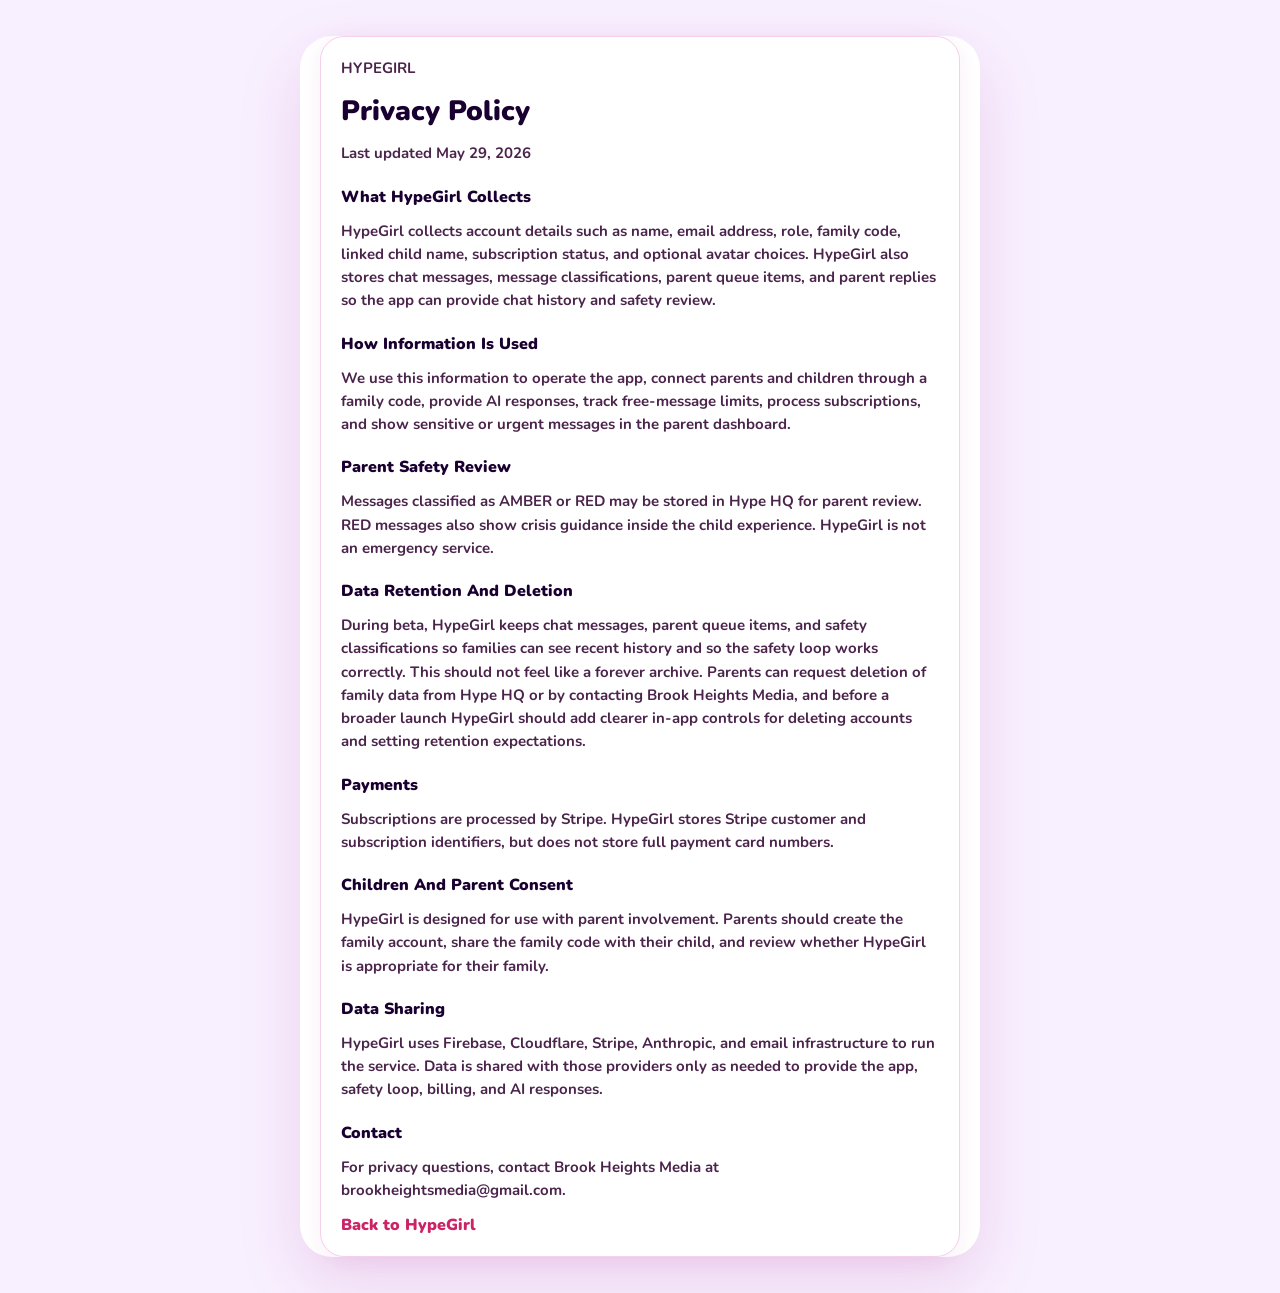
<file: privacy.html>
<!DOCTYPE html>
<html lang="en">
<head>
  <meta charset="UTF-8">
  <meta name="viewport" content="width=device-width, initial-scale=1.0">
  <title>HypeGirl Privacy Policy</title>
  <link rel="preconnect" href="https://fonts.googleapis.com">
  <link rel="preconnect" href="https://fonts.gstatic.com" crossorigin>
  <link href="https://fonts.googleapis.com/css2?family=Nunito:wght@400;600;700;800;900&display=swap" rel="stylesheet">
  <link rel="stylesheet" href="./styles.css">
</head>
<body class="document-body">
  <main class="document-page">
    <section class="auth-card policy-card">
      <p class="policy-kicker">HypeGirl</p>
      <h1>Privacy Policy</h1>
      <p class="policy-date">Last updated May 29, 2026</p>

      <h2>What HypeGirl Collects</h2>
      <p>HypeGirl collects account details such as name, email address, role, family code, linked child name, subscription status, and optional avatar choices. HypeGirl also stores chat messages, message classifications, parent queue items, and parent replies so the app can provide chat history and safety review.</p>

      <h2>How Information Is Used</h2>
      <p>We use this information to operate the app, connect parents and children through a family code, provide AI responses, track free-message limits, process subscriptions, and show sensitive or urgent messages in the parent dashboard.</p>

      <h2>Parent Safety Review</h2>
      <p>Messages classified as AMBER or RED may be stored in Hype HQ for parent review. RED messages also show crisis guidance inside the child experience. HypeGirl is not an emergency service.</p>

      <h2>Data Retention And Deletion</h2>
      <p>During beta, HypeGirl keeps chat messages, parent queue items, and safety classifications so families can see recent history and so the safety loop works correctly. This should not feel like a forever archive. Parents can request deletion of family data from Hype HQ or by contacting Brook Heights Media, and before a broader launch HypeGirl should add clearer in-app controls for deleting accounts and setting retention expectations.</p>

      <h2>Payments</h2>
      <p>Subscriptions are processed by Stripe. HypeGirl stores Stripe customer and subscription identifiers, but does not store full payment card numbers.</p>

      <h2>Children And Parent Consent</h2>
      <p>HypeGirl is designed for use with parent involvement. Parents should create the family account, share the family code with their child, and review whether HypeGirl is appropriate for their family.</p>

      <h2>Data Sharing</h2>
      <p>HypeGirl uses Firebase, Cloudflare, Stripe, Anthropic, and email infrastructure to run the service. Data is shared with those providers only as needed to provide the app, safety loop, billing, and AI responses.</p>

      <h2>Contact</h2>
      <p>For privacy questions, contact Brook Heights Media at brookheightsmedia@gmail.com.</p>

      <a class="text-button" href="./index.html">Back to HypeGirl</a>
    </section>
  </main>
</body>
</html>
</file>
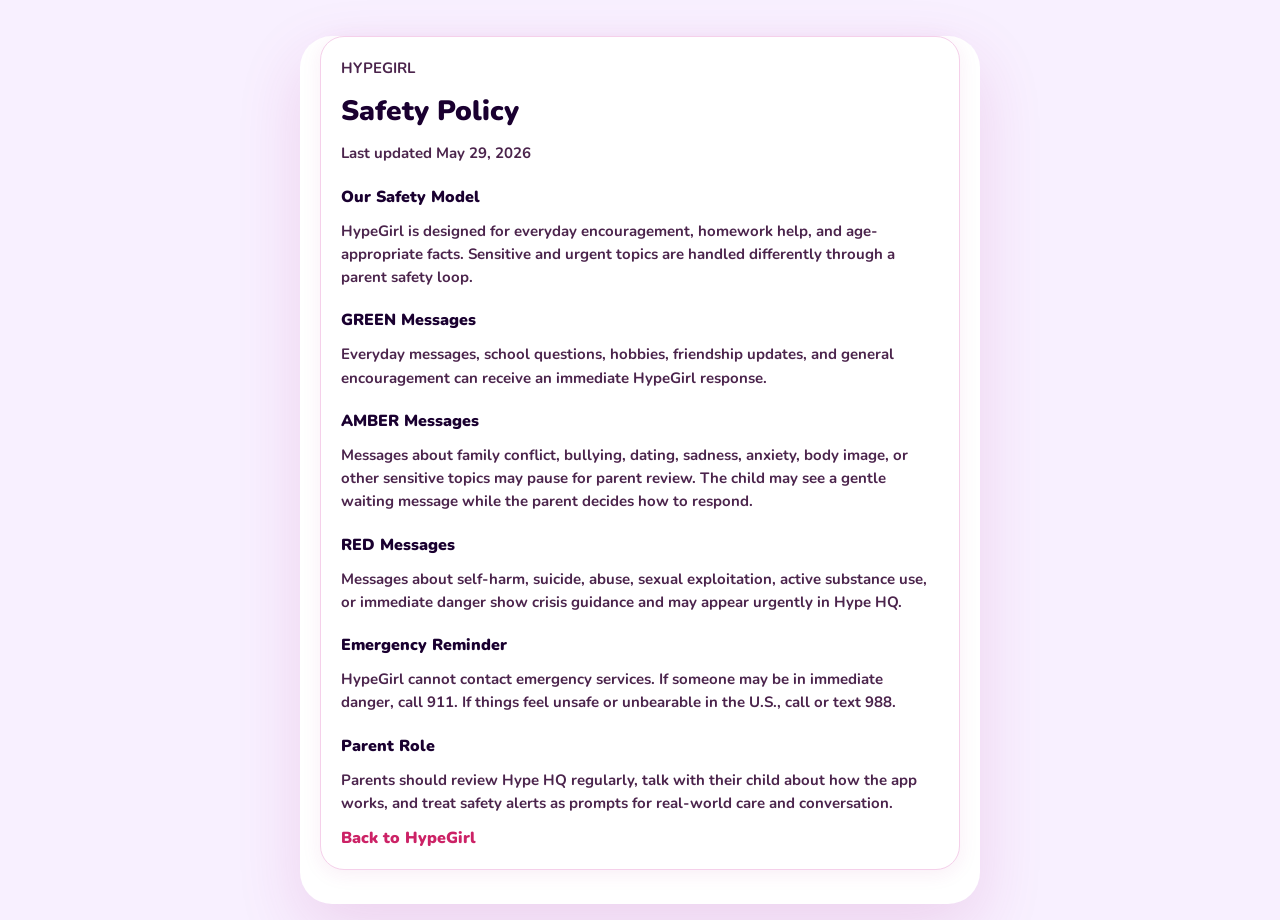
<file: safety.html>
<!DOCTYPE html>
<html lang="en">
<head>
  <meta charset="UTF-8">
  <meta name="viewport" content="width=device-width, initial-scale=1.0">
  <title>HypeGirl Safety</title>
  <link rel="preconnect" href="https://fonts.googleapis.com">
  <link rel="preconnect" href="https://fonts.gstatic.com" crossorigin>
  <link href="https://fonts.googleapis.com/css2?family=Nunito:wght@400;600;700;800;900&display=swap" rel="stylesheet">
  <link rel="stylesheet" href="./styles.css">
</head>
<body class="document-body">
  <main class="document-page">
    <section class="auth-card policy-card">
      <p class="policy-kicker">HypeGirl</p>
      <h1>Safety Policy</h1>
      <p class="policy-date">Last updated May 29, 2026</p>

      <h2>Our Safety Model</h2>
      <p>HypeGirl is designed for everyday encouragement, homework help, and age-appropriate facts. Sensitive and urgent topics are handled differently through a parent safety loop.</p>

      <h2>GREEN Messages</h2>
      <p>Everyday messages, school questions, hobbies, friendship updates, and general encouragement can receive an immediate HypeGirl response.</p>

      <h2>AMBER Messages</h2>
      <p>Messages about family conflict, bullying, dating, sadness, anxiety, body image, or other sensitive topics may pause for parent review. The child may see a gentle waiting message while the parent decides how to respond.</p>

      <h2>RED Messages</h2>
      <p>Messages about self-harm, suicide, abuse, sexual exploitation, active substance use, or immediate danger show crisis guidance and may appear urgently in Hype HQ.</p>

      <h2>Emergency Reminder</h2>
      <p>HypeGirl cannot contact emergency services. If someone may be in immediate danger, call 911. If things feel unsafe or unbearable in the U.S., call or text 988.</p>

      <h2>Parent Role</h2>
      <p>Parents should review Hype HQ regularly, talk with their child about how the app works, and treat safety alerts as prompts for real-world care and conversation.</p>

      <a class="text-button" href="./index.html">Back to HypeGirl</a>
    </section>
  </main>
</body>
</html>
</file>
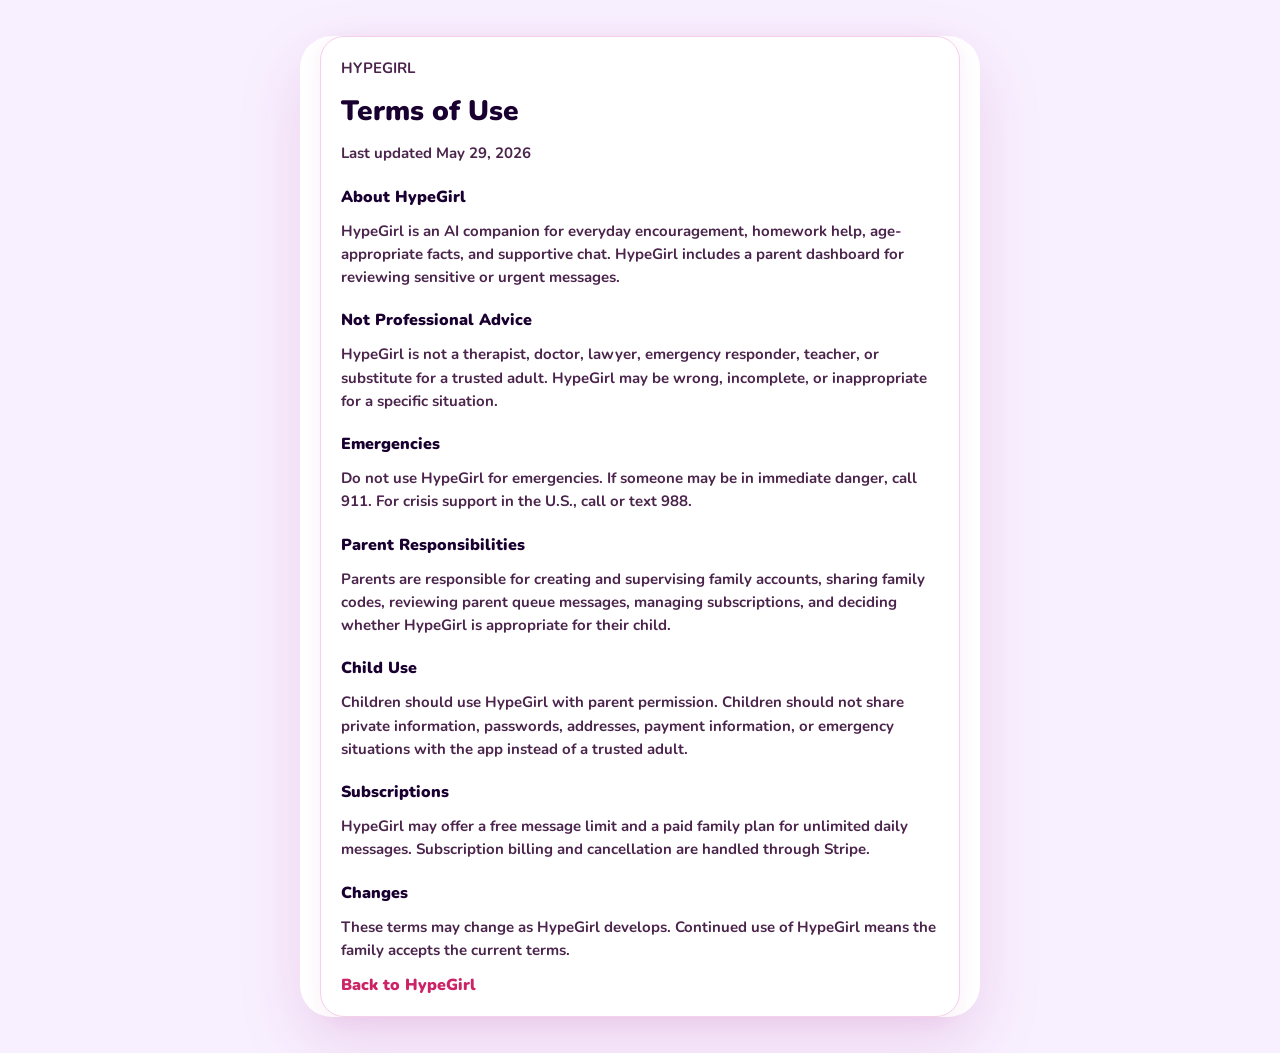
<file: terms.html>
<!DOCTYPE html>
<html lang="en">
<head>
  <meta charset="UTF-8">
  <meta name="viewport" content="width=device-width, initial-scale=1.0">
  <title>HypeGirl Terms</title>
  <link rel="preconnect" href="https://fonts.googleapis.com">
  <link rel="preconnect" href="https://fonts.gstatic.com" crossorigin>
  <link href="https://fonts.googleapis.com/css2?family=Nunito:wght@400;600;700;800;900&display=swap" rel="stylesheet">
  <link rel="stylesheet" href="./styles.css">
</head>
<body class="document-body">
  <main class="document-page">
    <section class="auth-card policy-card">
      <p class="policy-kicker">HypeGirl</p>
      <h1>Terms of Use</h1>
      <p class="policy-date">Last updated May 29, 2026</p>

      <h2>About HypeGirl</h2>
      <p>HypeGirl is an AI companion for everyday encouragement, homework help, age-appropriate facts, and supportive chat. HypeGirl includes a parent dashboard for reviewing sensitive or urgent messages.</p>

      <h2>Not Professional Advice</h2>
      <p>HypeGirl is not a therapist, doctor, lawyer, emergency responder, teacher, or substitute for a trusted adult. HypeGirl may be wrong, incomplete, or inappropriate for a specific situation.</p>

      <h2>Emergencies</h2>
      <p>Do not use HypeGirl for emergencies. If someone may be in immediate danger, call 911. For crisis support in the U.S., call or text 988.</p>

      <h2>Parent Responsibilities</h2>
      <p>Parents are responsible for creating and supervising family accounts, sharing family codes, reviewing parent queue messages, managing subscriptions, and deciding whether HypeGirl is appropriate for their child.</p>

      <h2>Child Use</h2>
      <p>Children should use HypeGirl with parent permission. Children should not share private information, passwords, addresses, payment information, or emergency situations with the app instead of a trusted adult.</p>

      <h2>Subscriptions</h2>
      <p>HypeGirl may offer a free message limit and a paid family plan for unlimited daily messages. Subscription billing and cancellation are handled through Stripe.</p>

      <h2>Changes</h2>
      <p>These terms may change as HypeGirl develops. Continued use of HypeGirl means the family accepts the current terms.</p>

      <a class="text-button" href="./index.html">Back to HypeGirl</a>
    </section>
  </main>
</body>
</html>
</file>
<file: styles.css>
* {
  box-sizing: border-box;
}

body {
  margin: 0;
  min-height: 100vh;
  display: flex;
  align-items: center;
  justify-content: center;
  padding: 16px;
  background: #f8f0ff;
  color: #1a0030;
  font-family: "Nunito", Arial, sans-serif;
}

body.document-body {
  display: block;
  overflow-y: auto;
}

button,
input,
textarea,
select {
  font: inherit;
}

button {
  cursor: pointer;
}

#app {
  position: relative;
  width: 100%;
  max-width: 430px;
  height: 92vh;
  max-height: 840px;
  overflow: hidden;
  display: flex;
  flex-direction: column;
  background: #fff;
  border-radius: 32px;
  box-shadow: 0 24px 64px rgba(180, 40, 140, 0.15);
}

.screen {
  flex: 1;
  min-height: 0;
  display: flex;
  flex-direction: column;
}

.hidden {
  display: none !important;
}

.hero {
  position: relative;
  overflow: hidden;
  flex-shrink: 0;
  display: flex;
  flex-direction: column;
  align-items: center;
  gap: 6px;
  padding: 32px 24px 28px;
  color: #fff;
  background: linear-gradient(135deg, #ff3d8a 0%, #e040d0 44%, #5fd0c8 100%);
}

.hero-dots {
  position: absolute;
  inset: 0 0 0 auto;
  width: 62%;
  background-image: radial-gradient(circle, rgba(255,255,255,.25) 1.5px, transparent 1.5px);
  background-size: 12px 12px;
}

.hero > *:not(.hero-dots) {
  position: relative;
}

.app-icon {
  width: 70px;
  height: 70px;
  display: grid;
  place-items: center;
  border-radius: 20px;
  border: 3px solid rgba(255,255,255,.42);
  background: rgba(26,0,48,.18);
  font-size: 22px;
  font-weight: 900;
  box-shadow: 0 8px 24px rgba(0,0,0,.18);
}

.hero h1 {
  margin: 4px 0 0;
  font-size: 28px;
  line-height: 1;
  font-weight: 900;
}

.hero p,
.consent-copy {
  margin: 0;
  font-size: 13px;
  font-weight: 700;
  text-align: center;
}

.auth-screen {
  overflow-y: auto;
  background: #fff8fc;
}

.landing {
  display: flex;
  flex-direction: column;
  gap: 16px;
  padding: 28px 20px 18px;
  background: #fff8fc;
}

.landing-topline {
  color: #ff3d8a;
  font-size: 12px;
  font-weight: 900;
  text-transform: uppercase;
}

.landing h1 {
  margin: 0;
  color: #1a0030;
  font-size: clamp(28px, 8vw, 38px);
  line-height: 1.04;
  font-weight: 900;
}

.landing-copy {
  margin: 0;
  color: #4b244c;
  font-size: 15px;
  font-weight: 800;
  line-height: 1.45;
}

.landing-preview {
  display: flex;
  flex-direction: column;
  gap: 10px;
  padding: 14px;
  border: 1.5px solid #f0d0e8;
  border-radius: 24px;
  background: #fff;
  box-shadow: 0 10px 30px rgba(180,40,140,.09);
}

.preview-header {
  display: flex;
  align-items: center;
  gap: 10px;
}

.preview-avatar {
  width: 38px;
  height: 38px;
  display: grid;
  place-items: center;
  border-radius: 50%;
  background: #ff3d8a;
  color: #fff;
  font-size: 13px;
  font-weight: 900;
}

.preview-header strong,
.preview-header small {
  display: block;
}

.preview-header strong {
  color: #1a0030;
  font-size: 15px;
  font-weight: 900;
}

.preview-header small {
  color: #22a56c;
  font-size: 12px;
  font-weight: 900;
}

.preview-bubble {
  max-width: 88%;
  padding: 10px 13px;
  border-radius: 18px;
  color: #fff;
  font-size: 13px;
  font-weight: 900;
  line-height: 1.4;
}

.child-preview {
  align-self: flex-end;
  background: #8b4ecb;
  border-bottom-right-radius: 4px;
}

.hype-preview {
  align-self: flex-start;
  background: #ff5b9b;
  border-bottom-left-radius: 4px;
}

.landing-points {
  display: grid;
  gap: 8px;
}

.landing-points div {
  padding: 12px;
  border: 1.5px solid #f0d0e8;
  border-radius: 16px;
  background: #fff;
}

.landing-points strong,
.landing-points span {
  display: block;
}

.landing-points strong {
  color: #1a0030;
  font-size: 13px;
  font-weight: 900;
}

.landing-points span {
  margin-top: 2px;
  color: #7c557d;
  font-size: 12px;
  font-weight: 800;
  line-height: 1.35;
}

.landing-actions {
  display: flex;
  flex-direction: column;
  gap: 10px;
}

.landing-form {
  scroll-margin-top: 14px;
}

.auth-card {
  margin: 20px;
  padding: 20px;
  display: flex;
  flex-direction: column;
  gap: 14px;
  background: #fff;
  border: 1.5px solid #f5d0ea;
  border-radius: 24px;
  box-shadow: 0 4px 20px rgba(180,40,140,.08);
}

.role-tabs {
  display: flex;
  gap: 8px;
}

.role-tab {
  flex: 1;
  min-height: 42px;
  border: 2px solid #f0c0de;
  border-radius: 999px;
  background: #fff5fb;
  color: #cc2266;
  font-weight: 900;
}

.role-tab.active {
  border-color: transparent;
  color: #fff;
  background: linear-gradient(135deg, #ff3d8a, #e040d0);
}

.field {
  display: flex;
  flex-direction: column;
  gap: 6px;
  font-size: 13px;
  font-weight: 900;
}

.field.compact {
  flex: 1;
}

.field input,
.field textarea,
.parent-tools select,
.message-form input {
  width: 100%;
  border: 1.5px solid #f0d0e8;
  border-radius: 18px;
  padding: 12px 14px;
  outline: none;
  color: #1a0030;
  background: #fff;
  font-weight: 700;
}

.field input:focus,
.field textarea:focus,
.parent-tools select:focus,
.message-form input:focus {
  border-color: #ff3d8a;
  box-shadow: 0 0 0 3px rgba(255,61,138,.09);
}

.primary-button,
.secondary-button {
  width: 100%;
  min-height: 46px;
  border: 0;
  border-radius: 999px;
  color: #fff;
  background: linear-gradient(135deg, #ff3d8a, #e040d0);
  font-weight: 900;
  box-shadow: 0 6px 20px rgba(224,64,208,.34);
}

.secondary-button {
  border: 1.5px solid #b7e8df;
  color: #0b6f68;
  background: #e8fbf6;
  box-shadow: none;
}

.text-button,
.icon-text-button {
  border: 0;
  background: transparent;
  color: #cc2266;
  font-weight: 900;
}

.text-button.subtle {
  color: #8f6a94;
  font-size: 12px;
}

.danger {
  color: #b91c1c;
}

.error {
  display: none;
  padding: 9px 12px;
  border-radius: 14px;
  background: #fff0f5;
  color: #b91c5c;
  font-size: 12px;
  font-weight: 800;
  text-align: center;
}

.error.show {
  display: block;
}

.success-pill {
  padding: 9px 12px;
  border-radius: 14px;
  background: #e8fbf6;
  color: #0b6f68;
  font-size: 12px;
  font-weight: 900;
  text-align: center;
}

.consent-copy {
  padding: 0 28px 24px;
  color: #8f6a94;
  line-height: 1.5;
}

.consent-copy a,
.document-page a {
  color: #cc2266;
  font-weight: 900;
  text-decoration: none;
}

.document-page {
  width: 100%;
  max-width: 680px;
  height: auto;
  min-height: calc(100vh - 32px);
  max-height: none;
  margin: 0 auto;
  overflow: visible;
  display: block;
  background: #fff;
  border-radius: 32px;
  box-shadow: 0 24px 64px rgba(180, 40, 140, 0.15);
}

.document-page h1 {
  margin: 0;
  font-size: 28px;
  font-weight: 900;
}

.document-page p {
  margin: 0;
  color: #4b244c;
  font-size: 15px;
  font-weight: 700;
  line-height: 1.55;
}

.policy-card {
  gap: 12px;
  height: auto;
  min-height: 100%;
}

.policy-kicker,
.policy-date {
  margin: 0;
  color: #ff3d8a;
  font-size: 12px;
  font-weight: 900;
  text-transform: uppercase;
}

.policy-date {
  color: #8f6a94;
  text-transform: none;
}

.policy-card h2 {
  margin: 8px 0 0;
  color: #1a0030;
  font-size: 16px;
  font-weight: 900;
}

.chat-header,
.parent-header {
  flex-shrink: 0;
  display: flex;
  align-items: center;
  gap: 12px;
  padding: 12px 16px;
  border-bottom: 1px solid #f0e8f8;
  background: #fff;
}

.avatar-button {
  position: relative;
  width: 48px;
  height: 48px;
  flex-shrink: 0;
  display: grid;
  place-items: center;
  border: 2px solid #ffb3d9;
  border-radius: 50%;
  overflow: hidden;
  background: linear-gradient(135deg, #ff3d8a, #e040d0);
  color: #fff;
  font-weight: 900;
}

.avatar-button img,
.typing img,
.message-avatar img {
  width: 100%;
  height: 100%;
  object-fit: cover;
}

.online-dot {
  position: absolute;
  right: 1px;
  bottom: 1px;
  width: 12px;
  height: 12px;
  border: 2px solid #fff;
  border-radius: 50%;
  background: #22c55e;
}

.header-copy {
  flex: 1;
  min-width: 0;
}

.header-copy h1,
.parent-header h1 {
  margin: 0;
  font-size: 17px;
  font-weight: 900;
}

.header-copy p,
.parent-header span,
.parent-header p {
  margin: 0;
  color: #22a56c;
  font-size: 12px;
  font-weight: 800;
}

.usage-meter {
  flex-shrink: 0;
  display: flex;
  align-items: center;
  gap: 10px;
  padding: 9px 16px;
  background: #f8f0ff;
  border-bottom: 1px solid #f0d8f8;
  color: #8b4ecb;
  font-size: 12px;
  font-weight: 900;
}

.review-status {
  flex-shrink: 0;
  display: flex;
  flex-direction: column;
  gap: 2px;
  padding: 9px 16px;
  border-bottom: 1px solid #f0d8f8;
  background: #eefbf8;
  color: #0b6f68;
  font-size: 12px;
  font-weight: 800;
  line-height: 1.35;
}

.review-status.review {
  background: #eefbf8;
  color: #0b6f68;
}

.review-status.urgent {
  background: #fff1f2;
  color: #b91c1c;
}

.review-status strong {
  font-size: 12px;
  font-weight: 900;
}

.upgrade-prompt {
  flex-shrink: 0;
  display: flex;
  flex-direction: column;
  gap: 3px;
  padding: 10px 16px;
  border-top: 2px solid #ff3d8a;
  border-bottom: 1px solid #f8c4df;
  background: #fff4fa;
  color: #b41357;
  font-size: 12px;
  font-weight: 800;
  line-height: 1.35;
  text-align: center;
}

.upgrade-prompt strong {
  color: #9f1239;
  font-size: 12px;
  font-weight: 900;
}

.usage-track {
  flex: 1;
  height: 5px;
  overflow: hidden;
  border-radius: 999px;
  background: #ead9f8;
}

#usage-fill {
  display: block;
  width: 0;
  height: 100%;
  border-radius: inherit;
  background: linear-gradient(90deg, #ff3d8a, #16b8a6);
}

.messages {
  flex: 1;
  min-height: 0;
  overflow-y: auto;
  display: flex;
  flex-direction: column;
  gap: 10px;
  padding: 14px;
  background: #faf5ff;
}

.message {
  max-width: 82%;
  display: flex;
  flex-direction: column;
  gap: 3px;
}

.message.child {
  align-self: flex-end;
  align-items: flex-end;
}

.message.hype,
.message.stall {
  align-self: flex-start;
  align-items: flex-start;
}

.message-row {
  display: flex;
  align-items: flex-end;
  gap: 8px;
}

.message-avatar {
  width: 28px;
  height: 28px;
  flex-shrink: 0;
  display: grid;
  place-items: center;
  overflow: hidden;
  border-radius: 50%;
  border: 1.5px solid #ffb3d9;
  background: linear-gradient(135deg, #ff3d8a, #e040d0);
  color: #fff;
  font-size: 11px;
  font-weight: 900;
}

.bubble {
  padding: 11px 15px;
  border-radius: 20px;
  font-size: 14px;
  line-height: 1.55;
  font-weight: 700;
  white-space: pre-wrap;
}

.child .bubble {
  color: #fff;
  background: linear-gradient(135deg, #7e4de8, #c840ff);
  border-bottom-right-radius: 4px;
}

.hype .bubble {
  color: #fff;
  background: linear-gradient(135deg, #ff3d8a, #ff70aa);
  border-bottom-left-radius: 4px;
}

.stall .bubble {
  color: #fff;
  background: linear-gradient(135deg, #ff9900, #ffc13d);
  border-bottom-left-radius: 4px;
}

.message-time {
  padding: 0 4px;
  color: #a889b9;
  font-size: 10px;
  font-weight: 700;
}

.typing {
  flex-shrink: 0;
  display: flex;
  align-items: center;
  gap: 8px;
  padding: 8px 14px;
  background: #faf5ff;
}

#typing-avatar {
  width: 28px;
  height: 28px;
  display: grid;
  place-items: center;
  overflow: hidden;
  border-radius: 50%;
  background: linear-gradient(135deg, #ff3d8a, #e040d0);
  color: #fff;
  font-size: 11px;
  font-weight: 900;
}

.typing-bubble {
  display: flex;
  gap: 5px;
  padding: 11px 15px;
  border-radius: 20px;
  border-bottom-left-radius: 4px;
  background: linear-gradient(135deg, #ff3d8a, #ff70aa);
}

.typing-bubble i {
  width: 7px;
  height: 7px;
  border-radius: 50%;
  background: rgba(255,255,255,.9);
  animation: bounce 1.4s infinite ease-in-out;
}

.typing-bubble i:nth-child(2) {
  animation-delay: .2s;
}

.typing-bubble i:nth-child(3) {
  animation-delay: .4s;
}

@keyframes bounce {
  0%, 60%, 100% { transform: translateY(0); }
  30% { transform: translateY(-7px); }
}

.safety-banner {
  flex-shrink: 0;
  padding: 10px 16px;
  border-top: 2px solid #ef4444;
  color: #b91c1c;
  background: #fff1f2;
  font-size: 12px;
  font-weight: 900;
  line-height: 1.4;
  text-align: center;
}

.bar-error {
  border-radius: 0;
}

.quick-actions {
  flex-shrink: 0;
  display: flex;
  gap: 6px;
  padding: 9px 12px;
  border-top: 1px solid #f0e4f8;
  background: #fff;
}

.quick-actions button {
  flex: 1;
  min-height: 34px;
  border: 1.5px solid #f0c0de;
  border-radius: 999px;
  background: #fff5fb;
  color: #d92b76;
  font-size: 12px;
  font-weight: 900;
}

.message-form {
  flex-shrink: 0;
  display: flex;
  gap: 8px;
  padding: 10px 12px 12px;
  border-top: 1px solid #f0e4f8;
  background: #fff;
}

.message-form input {
  min-width: 0;
  flex: 1;
  border-radius: 999px;
  background: #fdf8ff;
}

.message-form button {
  width: 64px;
  border: 0;
  border-radius: 999px;
  color: #fff;
  background: linear-gradient(135deg, #ff3d8a, #e040d0);
  font-weight: 900;
}

.message-form button:disabled,
.primary-button:disabled,
.secondary-button:disabled {
  opacity: .55;
  cursor: wait;
}

.parent-header {
  justify-content: space-between;
}

.parent-header-actions {
  flex: 0 0 auto;
  display: flex;
  align-items: center;
  gap: 8px;
}

.parent-header > div {
  min-width: 0;
}

.parent-header p {
  color: #ff3d8a;
}

.parent-tools {
  display: flex;
  align-items: end;
  gap: 10px;
  padding: 12px 14px;
  border-bottom: 1px solid #f0e4f8;
  background: #fff;
}

.parent-summary {
  flex-shrink: 0;
  display: grid;
  grid-template-columns: repeat(3, 1fr);
  gap: 8px;
  padding: 0 14px 12px;
  background: #fff;
  border-bottom: 1px solid #f0e4f8;
}

.parent-summary div {
  min-width: 0;
  padding: 10px;
  border: 1.5px solid #f0d0e8;
  border-radius: 14px;
  background: #fff8fc;
}

.parent-summary span {
  display: block;
  color: #a77fa6;
  font-size: 10px;
  font-weight: 900;
  text-transform: uppercase;
}

.parent-summary strong {
  display: block;
  margin-top: 4px;
  color: #1a0030;
  font-size: 12px;
  font-weight: 900;
  line-height: 1.25;
}

.onboarding-card {
  flex-shrink: 0;
  padding: 12px 14px;
  border-bottom: 1px solid #f0e4f8;
  background: #fdf7fb;
}

.onboarding-card > span {
  display: block;
  margin-bottom: 8px;
  color: #ff3d8a;
  font-size: 10px;
  font-weight: 900;
  text-transform: uppercase;
}

.onboarding-card ol {
  margin: 0;
  padding: 0;
  display: grid;
  gap: 8px;
  list-style: none;
  counter-reset: steps;
}

.onboarding-card li {
  position: relative;
  min-height: 36px;
  padding-left: 34px;
  color: #1a0030;
}

.onboarding-card li::before {
  counter-increment: steps;
  content: counter(steps);
  position: absolute;
  left: 0;
  top: 1px;
  width: 24px;
  height: 24px;
  display: grid;
  place-items: center;
  border-radius: 50%;
  background: #e8fbf6;
  color: #0b6f68;
  font-size: 12px;
  font-weight: 900;
}

.onboarding-card strong,
.onboarding-card small {
  display: block;
}

.onboarding-card strong {
  font-size: 12px;
  font-weight: 900;
}

.onboarding-card small {
  color: #7c557d;
  font-size: 11px;
  font-weight: 800;
  line-height: 1.25;
}

.upgrade-card {
  flex-shrink: 0;
  display: flex;
  align-items: center;
  gap: 12px;
  padding: 12px 14px;
  border-bottom: 1px solid #f0e4f8;
  background: #fff8fc;
}

.upgrade-card div {
  flex: 1;
  min-width: 0;
}

.upgrade-card span {
  color: #ff3d8a;
  font-size: 10px;
  font-weight: 900;
  text-transform: uppercase;
}

.upgrade-card strong {
  display: block;
  margin-top: 2px;
  color: #1a0030;
  font-size: 13px;
  font-weight: 900;
}

.upgrade-card p {
  margin: 3px 0 0;
  color: #7c557d;
  font-size: 11px;
  font-weight: 800;
  line-height: 1.35;
}

.upgrade-card button {
  min-height: 40px;
  padding-inline: 18px;
}

.parent-tools select {
  width: 130px;
  min-height: 44px;
}

#copy-family-code {
  min-height: 44px;
  align-self: end;
}

.queue {
  flex: 1;
  min-height: 0;
  overflow-y: auto;
  display: flex;
  flex-direction: column;
  gap: 12px;
  padding: 14px;
  background: #faf5ff;
}

.empty-state {
  padding: 48px 12px;
  color: #b36b9c;
  font-weight: 900;
  line-height: 1.6;
  text-align: center;
}

.queue-card,
.review-card,
.context-card,
.tip-card,
.preview-card {
  border: 1.5px solid #f0e0f8;
  border-radius: 18px;
  background: #fff;
  box-shadow: 0 2px 12px rgba(155,89,247,.06);
}

.queue-card {
  display: flex;
  flex-direction: column;
  gap: 10px;
  padding: 14px;
}

.queue-card.red {
  border-color: #ffb0b0;
  background: #fff8f8;
}

.queue-top,
.queue-bottom,
.review-card-top {
  display: flex;
  align-items: center;
  gap: 10px;
}

.queue-bottom {
  justify-content: space-between;
}

.initial {
  width: 36px;
  height: 36px;
  flex-shrink: 0;
  display: grid;
  place-items: center;
  border-radius: 50%;
  background: linear-gradient(135deg, #f0d0ff, #d4f6ee);
  color: #cc2266;
  font-weight: 900;
}

.queue-title {
  flex: 1;
  min-width: 0;
}

.queue-title h3,
.review-card h3 {
  margin: 0;
  font-size: 14px;
  font-weight: 900;
}

.queue-title p,
.review-card p,
.queue-time {
  margin: 0;
  color: #a77fa6;
  font-size: 11px;
  font-weight: 800;
}

.badge {
  padding: 4px 9px;
  border-radius: 999px;
  color: #fff;
  font-size: 11px;
  font-weight: 900;
}

.badge.red,
#review-badge.red {
  background: linear-gradient(135deg, #ef4444, #fb7185);
}

.badge.amber,
#review-badge.amber {
  background: linear-gradient(135deg, #f59e0b, #facc15);
}

.queue-message,
#review-message {
  margin: 0;
  color: #440022;
  font-size: 13px;
  font-weight: 700;
  line-height: 1.55;
  white-space: pre-wrap;
}

.queue-actions {
  display: flex;
  gap: 7px;
}

.small-button {
  border: 1.5px solid #e0c8f8;
  border-radius: 999px;
  padding: 7px 12px;
  background: #f5e8ff;
  color: #8b4ecb;
  font-size: 12px;
  font-weight: 900;
}

.small-button.primary {
  border-color: transparent;
  color: #fff;
  background: linear-gradient(135deg, #ff3d8a, #e040d0);
}

.small-button.secondary {
  border-color: #b7e8df;
  color: #0b6f68;
  background: #e8fbf6;
}

.small-button:disabled {
  opacity: .6;
  cursor: wait;
}

.modal {
  position: absolute;
  inset: 0;
  z-index: 20;
  display: flex;
  align-items: flex-end;
  overflow: hidden;
  border-radius: 32px;
  background: rgba(26,0,48,.5);
}

.sheet {
  width: 100%;
  max-height: 88%;
  overflow-y: auto;
  display: flex;
  flex-direction: column;
  gap: 14px;
  padding: 20px;
  border-radius: 28px 28px 0 0;
  background: #fff;
}

.sheet h2 {
  margin: 0;
  font-size: 18px;
  font-weight: 900;
}

.sheet-copy {
  margin: 0;
  color: #7c557d;
  font-size: 13px;
  font-weight: 800;
  line-height: 1.4;
}

.check-row {
  display: flex;
  align-items: flex-start;
  gap: 10px;
  padding: 12px;
  border: 1.5px solid #f0d0e8;
  border-radius: 18px;
  background: #fff8fc;
}

.check-row input {
  width: 18px;
  height: 18px;
  margin-top: 2px;
  accent-color: #ff3d8a;
}

.check-row label {
  color: #4b244c;
  font-size: 13px;
  font-weight: 800;
  line-height: 1.35;
}

.sheet-header {
  display: flex;
  align-items: center;
  justify-content: space-between;
}

.sheet-header span {
  width: 32px;
}

.round-button {
  width: 32px;
  height: 32px;
  border: 0;
  border-radius: 50%;
  background: #f5e8ff;
  color: #8b4ecb;
  font-weight: 900;
}

.avatar-grid {
  display: grid;
  grid-template-columns: repeat(5, 1fr);
  gap: 10px;
}

.avatar-option {
  aspect-ratio: 1;
  display: grid;
  place-items: center;
  overflow: hidden;
  border: 3px solid transparent;
  border-radius: 50%;
  background: #f8f0ff;
  color: #7c2bbf;
  font-size: 23px;
  font-weight: 900;
}

.avatar-option.selected {
  border-color: #ff3d8a;
}

.avatar-option img {
  width: 100%;
  height: 100%;
  object-fit: cover;
}

.upload-button {
  width: 100%;
  padding: 12px;
  border: 2px dashed #f0c0de;
  border-radius: 999px;
  background: #fff5fb;
  color: #cc2266;
  font-weight: 900;
  text-align: center;
  cursor: pointer;
}

.respond-sheet {
  background: #faf5ff;
}

.review-card,
.context-card,
.tip-card,
.preview-card {
  padding: 14px;
}

.context-card h3 {
  margin: 0 0 10px;
  color: #1a0030;
  font-size: 13px;
  font-weight: 900;
}

.context-list {
  display: flex;
  flex-direction: column;
  gap: 8px;
}

.context-item {
  display: flex;
  gap: 8px;
  align-items: flex-start;
}

.context-speaker {
  flex: 0 0 auto;
  min-width: 46px;
  color: #8b4ecb;
  font-size: 11px;
  font-weight: 900;
  text-transform: uppercase;
}

.context-text {
  margin: 0;
  color: #4b244c;
  font-size: 12px;
  font-weight: 700;
  line-height: 1.45;
  white-space: pre-wrap;
}

#review-badge {
  margin-left: auto;
  padding: 4px 9px;
  border-radius: 999px;
  color: #fff;
  font-size: 11px;
}

.tip-card {
  border-color: #b7e8df;
  background: #e8fbf6;
  color: #0b6f68;
  font-size: 12px;
  font-weight: 800;
  line-height: 1.5;
}

.preview-card span {
  display: block;
  margin-bottom: 5px;
  color: #8b4ecb;
  font-size: 12px;
  font-weight: 900;
}

.preview-card p {
  margin: 0;
  font-size: 14px;
  font-weight: 700;
  line-height: 1.5;
  white-space: pre-wrap;
}

@media (max-width: 440px) {
  body {
    padding: 0;
    background: #fff;
  }

  body.document-body {
    padding: 0;
    background: #f8f0ff;
  }

  #app {
    height: 100vh;
    max-height: none;
    border-radius: 0;
  }

  .document-page {
    min-height: 100vh;
    border-radius: 0;
  }

  .modal {
    border-radius: 0;
  }
}
</file>
